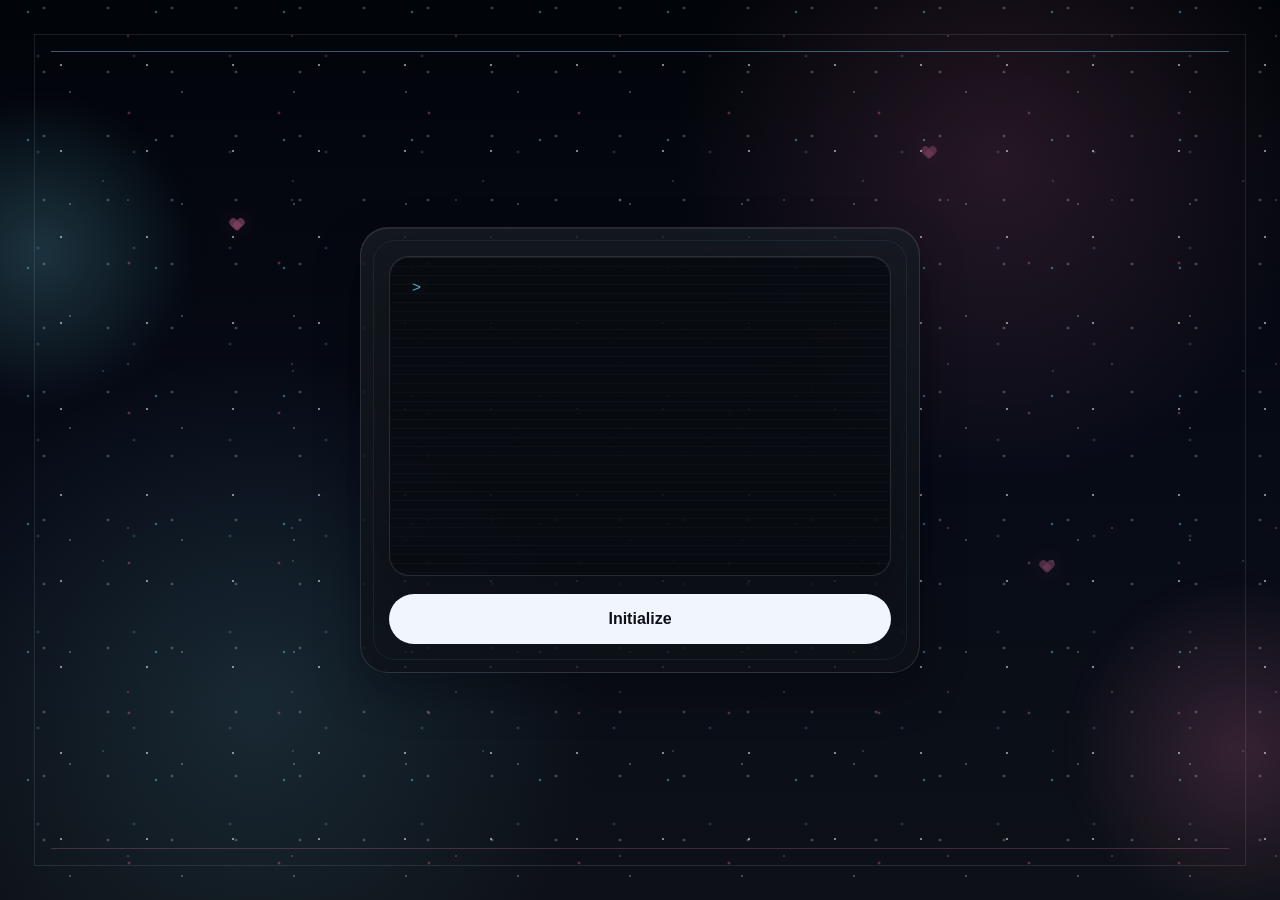
<file: frontend/index.html>
<!doctype html>
<html lang="en">
  <head>
    <meta charset="utf-8">
    <meta name="viewport" content="width=device-width, initial-scale=1, viewport-fit=cover">
    <meta name="theme-color" content="#070b16">
    <title>ForGF</title>
    <link rel="stylesheet" href="./styles.css?v=13">
  </head>
  <body>
    <main class="app" id="app">
      <section class="screen screen-intro is-active" id="intro-screen" aria-label="Initialization terminal">
        <div class="ambient-frame" aria-hidden="true"></div>
        <div class="intro-halo intro-halo-left" aria-hidden="true"></div>
        <div class="intro-halo intro-halo-right" aria-hidden="true"></div>
        <div class="star-field intro-stars" aria-hidden="true">
          <span class="star-layer star-layer-a"></span>
          <span class="star-layer star-layer-b"></span>
          <span class="falling-star falling-star-a"></span>
          <span class="falling-star falling-star-b"></span>
          <span class="falling-star falling-star-c"></span>
          <span class="falling-star falling-star-d"></span>
          <span class="falling-star falling-star-e"></span>
          <span class="falling-star falling-star-f"></span>
          <span class="love-star love-star-a"></span>
          <span class="love-star love-star-b"></span>
          <span class="love-star love-star-c"></span>
        </div>
        <div class="intro-stage">
          <article class="intro-note">
            <div class="terminal-panel" id="terminal-panel" aria-live="polite"></div>
            <div class="intro-actions">
              <button class="primary-action" id="start-button" type="button">
                Initialize
              </button>
            </div>
          </article>
        </div>
      </section>
    </main>

    <script src="./app.js?v=13" defer></script>
  </body>
</html>
</file>
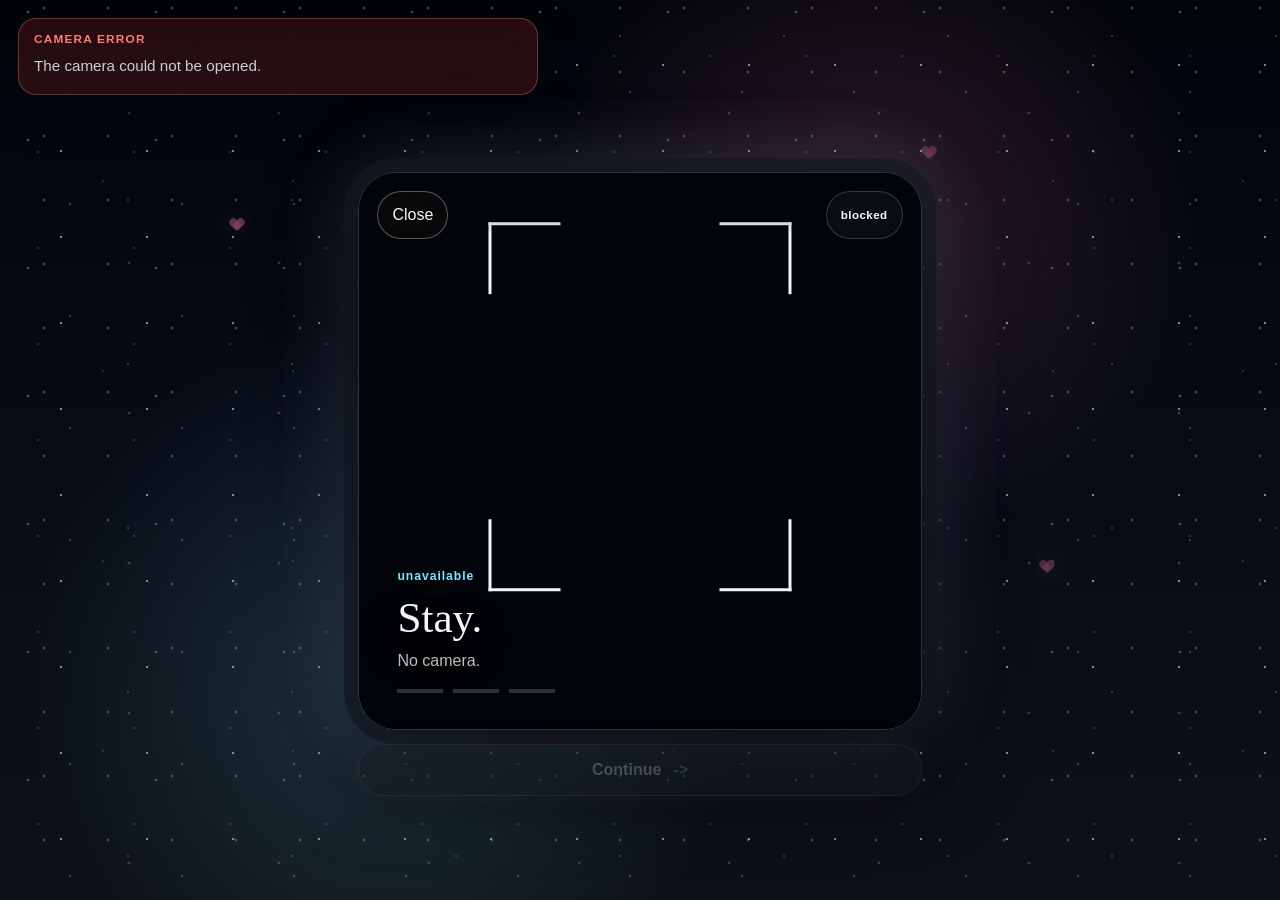
<file: frontend/camera.html>
<!doctype html>
<html lang="en">
  <head>
    <meta charset="utf-8">
    <meta name="viewport" content="width=device-width, initial-scale=1, viewport-fit=cover">
    <meta name="theme-color" content="#070b16">
    <title>ForGF | Camera</title>
    <link rel="stylesheet" href="./styles.css?v=24">
  </head>
  <body class="camera-page">
    <main class="app camera-app" id="app">
      <aside class="status-dock" id="status-dock" aria-live="polite">
        <p class="status-dock-kicker" id="backend-state">Waiting for backend</p>
        <p class="status-dock-text" id="last-result">No verify result yet.</p>
        <span class="status-dock-progress" aria-hidden="true"></span>
      </aside>

      <section class="screen screen-camera is-active" id="camera-screen" aria-labelledby="camera-title">
        <div class="star-field" aria-hidden="true">
          <span class="star-layer star-layer-a"></span>
          <span class="star-layer star-layer-b"></span>
          <span class="falling-star falling-star-a"></span>
          <span class="falling-star falling-star-b"></span>
          <span class="falling-star falling-star-c"></span>
          <span class="falling-star falling-star-d"></span>
          <span class="falling-star falling-star-e"></span>
          <span class="falling-star falling-star-f"></span>
          <span class="love-star love-star-a"></span>
          <span class="love-star love-star-b"></span>
          <span class="love-star love-star-c"></span>
          <span class="comet comet-a"></span>
          <span class="comet comet-b"></span>
        </div>

        <div class="camera-shell">
          <div class="camera-stage" data-verification-state="idle">
            <video id="camera-video" class="camera-video" autoplay playsinline muted></video>
            <canvas id="capture-canvas" class="capture-canvas" aria-hidden="true"></canvas>
            <div id="face-hint-box" class="face-hint-box is-hidden" aria-hidden="true"></div>

            <div class="camera-vignette" aria-hidden="true"></div>
            <div class="success-wash" aria-hidden="true"></div>
            <div class="focus-frame" aria-hidden="true">
              <span class="corner corner-tl"></span>
              <span class="corner corner-tr"></span>
              <span class="corner corner-bl"></span>
              <span class="corner corner-br"></span>
            </div>

            <div class="camera-topline">
              <button class="ghost-action" id="stop-button" type="button">Close</button>
              <span class="status-chip" id="status-chip">Waiting</span>
            </div>

            <div class="camera-guidance">
              <p class="eyebrow" id="camera-kicker">...</p>
              <h2 id="camera-title">Stay.</h2>
              <p id="status-message"></p>
              <div class="stability" aria-label="Match stability">
                <span class="stability-dot" data-dot="1"></span>
                <span class="stability-dot" data-dot="2"></span>
                <span class="stability-dot" data-dot="3"></span>
              </div>
            </div>
          </div>

          <button class="primary-action camera-continue-action" id="continue-button" type="button" disabled>
            <span>Continue</span>
            <span class="action-mark" aria-hidden="true">-></span>
          </button>
        </div>
      </section>
    </main>

    <script src="./camera.js?v=22" defer></script>
  </body>
</html>
</file>
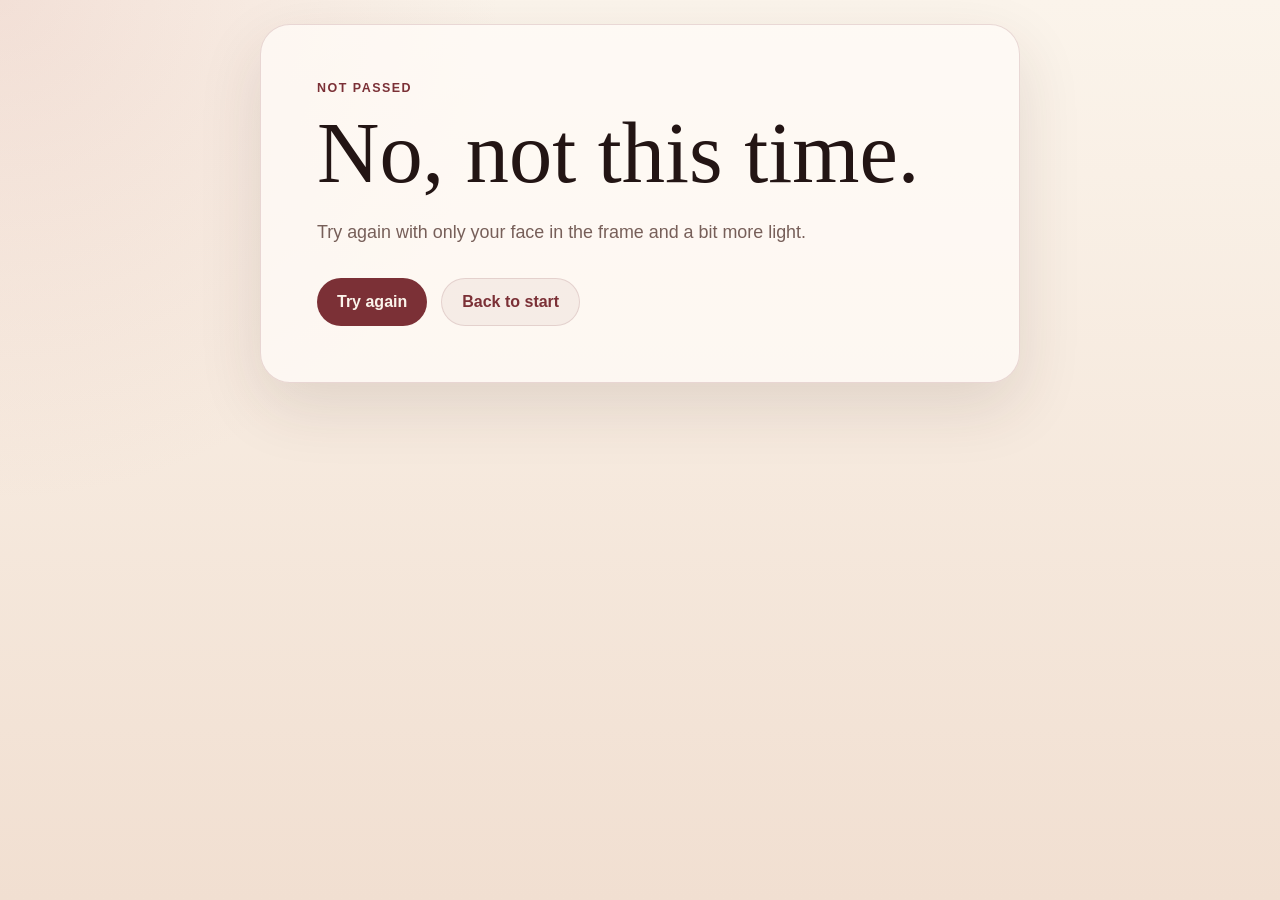
<file: frontend/failed.html>
<!doctype html>
<html lang="en">
  <head>
    <meta charset="utf-8">
    <meta name="viewport" content="width=device-width, initial-scale=1, viewport-fit=cover">
    <meta name="theme-color" content="#2a1715">
    <title>ForGF | Not Passed</title>
    <style>
      :root {
        color-scheme: light;
        --ivory: #fbf4eb;
        --linen: #f1dfd1;
        --rose: #d7a097;
        --wine: #7b3036;
        --ink: #231514;
        --muted: #775f59;
        --line: rgba(123, 48, 54, 0.16);
        --shadow: 0 24px 64px rgba(67, 38, 37, 0.12);
      }

      * { box-sizing: border-box; }
      html, body { min-height: 100%; }

      body {
        margin: 0;
        display: grid;
        place-items: center;
        padding: 24px;
        font-family: "Trebuchet MS", "Avenir Next", Verdana, sans-serif;
        color: var(--ink);
        background:
          radial-gradient(circle at top left, rgba(215, 160, 151, 0.24), transparent 32%),
          linear-gradient(180deg, var(--ivory) 0%, var(--linen) 100%);
      }

      .card {
        width: min(100%, 760px);
        padding: clamp(30px, 7vw, 56px);
        border-radius: 30px;
        border: 1px solid var(--line);
        background: rgba(255, 251, 247, 0.76);
        box-shadow: var(--shadow);
      }

      .eyebrow {
        margin: 0 0 16px;
        color: var(--wine);
        font-size: 0.78rem;
        font-weight: 700;
        letter-spacing: 0.12em;
        text-transform: uppercase;
      }

      h1 {
        margin: 0;
        font-family: Georgia, "Times New Roman", serif;
        font-size: clamp(2.6rem, 8vw, 5.4rem);
        line-height: 0.98;
        font-weight: 500;
      }

      .message {
        max-width: 560px;
        margin: 20px 0 0;
        color: var(--muted);
        font-size: clamp(1rem, 2vw, 1.12rem);
        line-height: 1.8;
      }

      .actions {
        display: flex;
        gap: 14px;
        flex-wrap: wrap;
        margin-top: 30px;
      }

      .button {
        min-height: 48px;
        padding: 14px 20px;
        border: 0;
        border-radius: 999px;
        cursor: pointer;
        font: inherit;
        font-weight: 700;
      }

      .button.primary {
        background: var(--wine);
        color: var(--ivory);
      }

      .button.ghost {
        background: rgba(123, 48, 54, 0.06);
        color: var(--wine);
        border: 1px solid rgba(123, 48, 54, 0.14);
      }
    </style>
  </head>
  <body>
    <main class="card">
      <p class="eyebrow">Not Passed</p>
      <h1>No, not this time.</h1>
      <p class="message" id="failed-message">Try again with only your face in the frame and a bit more light.</p>
      <div class="actions">
        <button class="button primary" id="retry-button" type="button">Try again</button>
        <button class="button ghost" id="back-button" type="button">Back to start</button>
      </div>
    </main>

    <script>
      const OUTCOME_STORAGE_KEY = "forgfLastOutcome";

      try {
        const raw = window.sessionStorage.getItem(OUTCOME_STORAGE_KEY);
        if (raw) {
          const payload = JSON.parse(raw);
          if (payload && payload.type === "blocked" && payload.message) {
            document.getElementById("failed-message").textContent = payload.message;
          }
        }
      } catch (_) {
        // Ignore storage errors quietly.
      }

      document.getElementById("retry-button").addEventListener("click", () => {
        window.location.href = "./index.html";
      });

      document.getElementById("back-button").addEventListener("click", () => {
        window.sessionStorage.removeItem(OUTCOME_STORAGE_KEY);
        window.location.href = "./index.html";
      });
    </script>
  </body>
</html>
</file>
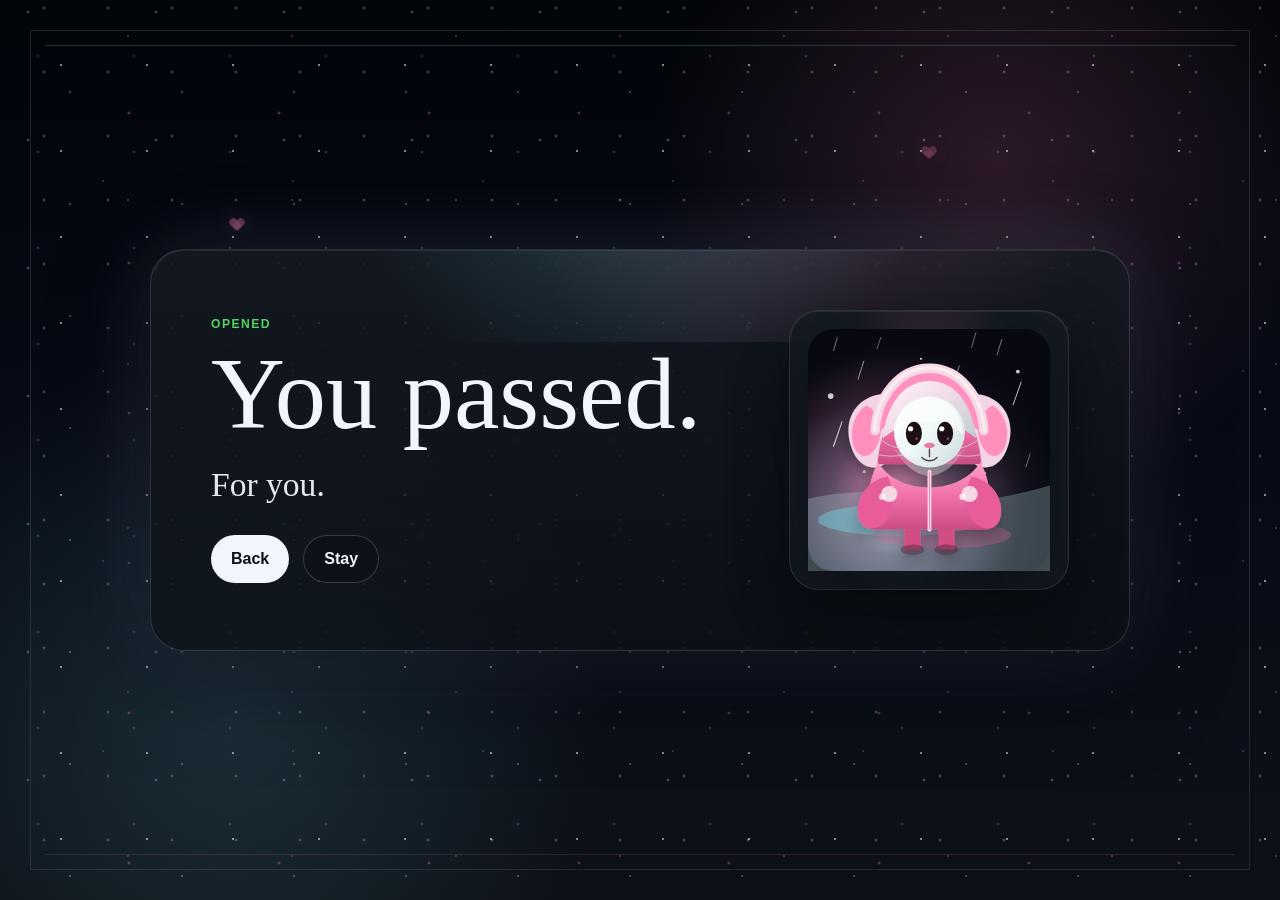
<file: frontend/wishes.html>
<!doctype html>
<html lang="en">
  <head>
    <meta charset="utf-8">
    <meta name="viewport" content="width=device-width, initial-scale=1, viewport-fit=cover">
    <meta name="theme-color" content="#070b16">
    <title>ForGF | Wishes</title>
    <style>
      :root {
        color-scheme: dark;
        --bg: #010409;
        --panel: rgba(13, 17, 23, 0.72);
        --panel-strong: rgba(22, 27, 34, 0.86);
        --line: rgba(139, 148, 158, 0.24);
        --text: #f0f6fc;
        --muted: #8b949e;
        --cyan: #7ee7ff;
        --pink: #ff7eb6;
        --green: #56d364;
        --shadow: 0 28px 90px rgba(1, 4, 9, 0.52);
        --serif: Georgia, "Times New Roman", serif;
        --sans: "Trebuchet MS", "Avenir Next", Verdana, sans-serif;
      }

      * {
        box-sizing: border-box;
      }

      html,
      body {
        min-height: 100%;
      }

      body {
        margin: 0;
        min-height: 100svh;
        display: grid;
        place-items: center;
        padding: clamp(18px, 4vw, 42px);
        overflow: hidden;
        font-family: var(--sans);
        color: var(--text);
        background:
          radial-gradient(circle at 18% 80%, rgba(126, 231, 255, 0.14), transparent 30%),
          radial-gradient(circle at 78% 18%, rgba(255, 126, 182, 0.16), transparent 28%),
          linear-gradient(180deg, #010409 0%, #070b16 52%, #0d1117 100%);
      }

      .star-field,
      .star-field::before,
      .star-field::after,
      .star-layer {
        position: fixed;
        inset: 0;
        pointer-events: none;
      }

      .star-field {
        overflow: hidden;
      }

      .star-field::before,
      .star-field::after,
      .star-layer {
        content: "";
        background-repeat: repeat;
      }

      .star-field::before {
        background-image:
          radial-gradient(circle, rgba(255, 255, 255, 0.86) 0 1px, transparent 1.6px),
          radial-gradient(circle, rgba(126, 231, 255, 0.58) 0 1px, transparent 1.7px),
          radial-gradient(circle, rgba(255, 126, 182, 0.44) 0 1px, transparent 1.6px);
        background-position: 18px 22px, 92px 76px, 46px 118px;
        background-size: 86px 86px, 128px 128px, 164px 164px;
        opacity: 0.6;
      }

      .star-field::after {
        background-image:
          radial-gradient(circle, rgba(255, 126, 182, 0.72) 0 1px, transparent 1.8px),
          radial-gradient(circle, rgba(255, 255, 255, 0.55) 0 1px, transparent 1.6px),
          radial-gradient(circle, rgba(126, 231, 255, 0.42) 0 1px, transparent 1.6px);
        background-position: 54px 38px, 126px 148px, 8px 86px;
        background-size: 150px 150px, 112px 112px, 190px 190px;
        opacity: 0.44;
        animation: star-drift 18s linear infinite;
      }

      .star-layer-a {
        background-image: radial-gradient(circle, rgba(255, 255, 255, 0.64) 0 1px, transparent 1.8px);
        background-size: 64px 64px;
        background-position: 12px 40px;
        opacity: 0.36;
        animation: sparkle-drift 11s ease-in-out infinite alternate;
      }

      .star-layer-b {
        background-image: radial-gradient(circle, rgba(126, 231, 255, 0.52) 0 1px, transparent 1.8px);
        background-size: 96px 96px;
        background-position: 86px 8px;
        opacity: 0.34;
        animation: sparkle-drift 15s ease-in-out infinite alternate-reverse;
      }

      .comet {
        position: fixed;
        width: 112px;
        height: 1px;
        border-radius: 999px;
        background: linear-gradient(90deg, transparent, rgba(255, 255, 255, 0.88), transparent);
        opacity: 0;
        transform: rotate(-28deg);
        pointer-events: none;
      }

      .comet-a {
        top: 18%;
        left: 12%;
        animation: comet-pass 7s ease-in-out infinite;
      }

      .comet-b {
        top: 42%;
        right: 8%;
        animation: comet-pass 9s ease-in-out 2s infinite;
      }

      .falling-star {
        position: fixed;
        top: -12vh;
        right: -8vw;
        width: 86px;
        height: 2px;
        border-radius: 999px;
        background:
          linear-gradient(90deg, transparent, rgba(126, 231, 255, 0.72), rgba(255, 255, 255, 0.96));
        box-shadow:
          0 0 16px rgba(126, 231, 255, 0.5),
          0 0 26px rgba(255, 126, 182, 0.22);
        opacity: 0;
        transform: rotate(-34deg);
        animation: falling-star-pass 24s linear infinite;
        animation-delay: -7s;
        pointer-events: none;
      }

      .falling-star::after {
        content: "";
        position: absolute;
        right: 0;
        top: 50%;
        width: 5px;
        height: 5px;
        border-radius: 50%;
        background: #f0f6fc;
        transform: translateY(-50%);
        box-shadow: 0 0 14px rgba(240, 246, 252, 0.72);
      }

      .falling-star-b {
        width: 64px;
        animation-delay: -2s;
        animation-duration: 29s;
      }

      .falling-star-c {
        width: 104px;
        animation-delay: 4s;
        animation-duration: 34s;
      }

      .falling-star-d {
        top: -18vh;
        right: 18vw;
        width: 72px;
        animation-delay: 9s;
        animation-duration: 31s;
      }

      .falling-star-e {
        top: 2vh;
        right: -16vw;
        width: 52px;
        animation-delay: 13s;
        animation-duration: 37s;
      }

      .falling-star-f {
        top: -24vh;
        right: 38vw;
        width: 92px;
        animation-delay: 17s;
        animation-duration: 41s;
      }

      .love-star {
        position: fixed;
        width: 14px;
        height: 14px;
        opacity: 0.52;
        filter: drop-shadow(0 0 12px rgba(255, 126, 182, 0.48));
        animation: love-float 9s ease-in-out infinite alternate;
        pointer-events: none;
      }

      .love-star::before,
      .love-star::after {
        content: "";
        position: absolute;
        width: 8px;
        height: 12px;
        border-radius: 999px 999px 0 0;
        background: rgba(255, 126, 182, 0.68);
        transform-origin: 50% 100%;
      }

      .love-star::before {
        left: 5px;
        transform: rotate(-45deg);
      }

      .love-star::after {
        left: 1px;
        transform: rotate(45deg);
      }

      .love-star-a {
        left: 18%;
        top: 24%;
      }

      .love-star-b {
        right: 18%;
        top: 62%;
        width: 10px;
        height: 10px;
        opacity: 0.4;
        animation-delay: 2s;
      }

      .love-star-c {
        left: 72%;
        top: 16%;
        width: 12px;
        height: 12px;
        opacity: 0.36;
        animation-delay: 4s;
      }

      .frame {
        position: fixed;
        inset: clamp(14px, 3vw, 30px);
        border: 1px solid rgba(139, 148, 158, 0.18);
        pointer-events: none;
      }

      .frame::before {
        content: "";
        position: absolute;
        inset: 14px;
        border-top: 1px solid rgba(126, 231, 255, 0.2);
        border-bottom: 1px solid rgba(255, 126, 182, 0.14);
      }

      .card {
        position: relative;
        z-index: 1;
        width: min(100%, 980px);
        display: grid;
        grid-template-columns: minmax(0, 1fr) minmax(180px, 280px);
        gap: clamp(22px, 5vw, 54px);
        align-items: center;
        padding: clamp(28px, 6vw, 60px);
        border: 1px solid var(--line);
        border-radius: 34px;
        background:
          linear-gradient(180deg, rgba(22, 27, 34, 0.86), rgba(13, 17, 23, 0.72));
        box-shadow:
          var(--shadow),
          0 0 86px rgba(126, 231, 255, 0.12),
          0 0 108px rgba(255, 126, 182, 0.08),
          inset 0 1px 0 rgba(255, 255, 255, 0.08);
        overflow: hidden;
        animation: card-open 760ms cubic-bezier(0.18, 0.84, 0.3, 1) both;
      }

      .card::before {
        content: "";
        position: absolute;
        inset: -35% -20% auto;
        height: 58%;
        background:
          radial-gradient(circle at 50% 0%, rgba(126, 231, 255, 0.22), transparent 42%),
          radial-gradient(circle at 62% 12%, rgba(255, 126, 182, 0.16), transparent 34%);
        pointer-events: none;
      }

      .copy,
      .character-card {
        position: relative;
        z-index: 1;
      }

      .eyebrow {
        margin: 0 0 16px;
        color: var(--green);
        font-size: 0.76rem;
        font-weight: 800;
        letter-spacing: 0.12em;
        text-transform: uppercase;
      }

      h1 {
        margin: 0;
        max-width: 720px;
        font-family: var(--serif);
        font-size: clamp(2.9rem, 8vw, 6.8rem);
        line-height: 0.92;
        font-weight: 500;
      }

      .name {
        margin: 24px 0 0;
        font-family: var(--serif);
        font-size: clamp(1.35rem, 3.2vw, 2.1rem);
        line-height: 1.18;
        color: rgba(240, 246, 252, 0.94);
      }

      .message {
        max-width: 620px;
        margin: 18px 0 0;
        color: #c9d1d9;
        font-size: clamp(1rem, 2vw, 1.15rem);
        line-height: 1.75;
      }

      .actions {
        display: flex;
        gap: 14px;
        flex-wrap: wrap;
        margin-top: 30px;
      }

      .button {
        min-height: 48px;
        padding: 14px 20px;
        border-radius: 999px;
        cursor: pointer;
        font: inherit;
        font-weight: 800;
        transition: transform 160ms ease, border-color 160ms ease, background-color 160ms ease;
      }

      .button:hover {
        transform: translateY(-2px);
      }

      .button.primary {
        border: 0;
        background: #f0f6fc;
        color: #0d1117;
      }

      .button.ghost {
        border: 1px solid rgba(139, 148, 158, 0.32);
        background: rgba(13, 17, 23, 0.56);
        color: var(--text);
      }

      .character-card {
        justify-self: center;
        width: min(100%, 280px);
        padding: 18px;
        border: 1px solid rgba(139, 148, 158, 0.22);
        border-radius: 30px;
        background:
          radial-gradient(circle at 50% 18%, rgba(255, 126, 182, 0.18), transparent 32%),
          radial-gradient(circle at 42% 70%, rgba(126, 231, 255, 0.16), transparent 36%),
          var(--panel-strong);
        box-shadow:
          0 20px 60px rgba(1, 4, 9, 0.4),
          inset 0 1px 0 rgba(255, 255, 255, 0.08);
      }

      .character-card img {
        display: block;
        width: 100%;
        height: auto;
        filter: drop-shadow(0 22px 34px rgba(1, 4, 9, 0.42));
        animation: float-soft 4200ms ease-in-out infinite;
      }

      .caption {
        margin: 12px 0 0;
        color: var(--muted);
        font-size: 0.9rem;
        line-height: 1.5;
        text-align: center;
      }

      @media (max-width: 720px) {
        body {
          overflow: auto;
        }

        .card {
          grid-template-columns: 1fr;
          padding: 28px 22px;
        }

        .character-card {
          width: min(78vw, 240px);
          order: -1;
        }

        .actions {
          flex-direction: column;
        }

        .button {
          width: 100%;
        }
      }

      @keyframes card-open {
        from {
          opacity: 0;
          transform: translateY(18px) scale(0.98);
        }
        to {
          opacity: 1;
          transform: translateY(0) scale(1);
        }
      }

      @keyframes float-soft {
        0%,
        100% {
          transform: translateY(0);
        }
        50% {
          transform: translateY(-10px);
        }
      }

      @keyframes star-drift {
        from {
          transform: translate3d(0, 0, 0);
        }
        to {
          transform: translate3d(-24px, 18px, 0);
        }
      }

      @keyframes sparkle-drift {
        from {
          transform: translateY(0);
          opacity: 0.18;
        }
        to {
          transform: translateY(16px);
          opacity: 0.42;
        }
      }

      @keyframes comet-pass {
        0%,
        62% {
          opacity: 0;
          transform: translate3d(0, 0, 0) rotate(-28deg);
        }
        68% {
          opacity: 0.85;
        }
        78%,
        100% {
          opacity: 0;
          transform: translate3d(130px, 72px, 0) rotate(-28deg);
        }
      }

      @keyframes falling-star-pass {
        0%,
        22% {
          opacity: 0;
          transform: translate3d(0, 0, 0) rotate(-34deg);
        }
        28% {
          opacity: 0.86;
        }
        56% {
          opacity: 0.7;
        }
        78%,
        100% {
          opacity: 0;
          transform: translate3d(-124vw, 104vh, 0) rotate(-34deg);
        }
      }

      @keyframes love-float {
        from {
          transform: translate3d(0, 0, 0) rotate(-4deg) scale(0.9);
        }
        to {
          transform: translate3d(8px, -14px, 0) rotate(6deg) scale(1.08);
        }
      }

      @media (prefers-reduced-motion: reduce) {
        *,
        *::before,
        *::after {
          scroll-behavior: auto !important;
          transition-duration: 1ms !important;
          animation-duration: 1ms !important;
        }
      }
    </style>
  </head>
  <body>
    <div class="star-field" aria-hidden="true">
      <span class="star-layer star-layer-a"></span>
      <span class="star-layer star-layer-b"></span>
      <span class="falling-star falling-star-a"></span>
      <span class="falling-star falling-star-b"></span>
      <span class="falling-star falling-star-c"></span>
      <span class="falling-star falling-star-d"></span>
      <span class="falling-star falling-star-e"></span>
      <span class="falling-star falling-star-f"></span>
      <span class="love-star love-star-a"></span>
      <span class="love-star love-star-b"></span>
      <span class="love-star love-star-c"></span>
      <span class="comet comet-a"></span>
      <span class="comet comet-b"></span>
    </div>
    <div class="frame" aria-hidden="true"></div>

    <main class="card">
      <section class="copy" aria-labelledby="wish-title">
        <p class="eyebrow">opened</p>
        <h1 id="wish-title">You passed.</h1>
        <p class="name" id="success-name">For you.</p>
        <div class="actions">
          <button class="button primary" id="back-button" type="button">Back</button>
          <button class="button ghost" id="stay-button" type="button">Stay</button>
        </div>
      </section>

      <aside class="character-card" aria-label="Night bunny">
        <img src="../data/bunny_character.svg" alt="Cute bunny in a pink winter hood">
      </aside>
    </main>

    <script>
      const OUTCOME_STORAGE_KEY = "forgfLastOutcome";

      function prettifyLabel(label) {
        if (!label) {
          return "Love";
        }

        return label
          .replace(/[_-]+/g, " ")
          .trim()
          .split(/\s+/)
          .filter(Boolean)
          .map((part) => part.charAt(0).toUpperCase() + part.slice(1))
          .join(" ");
      }

      try {
        const raw = window.sessionStorage.getItem(OUTCOME_STORAGE_KEY);
        if (raw) {
          const payload = JSON.parse(raw);
          if (payload && payload.type === "success") {
            document.getElementById("success-name").textContent =
              `${prettifyLabel(payload.label)}.`;
          }
        }
      } catch (_) {
        // Ignore storage errors quietly.
      }

      document.getElementById("back-button").addEventListener("click", () => {
        window.sessionStorage.removeItem(OUTCOME_STORAGE_KEY);
        window.location.href = "./index.html";
      });

      document.getElementById("stay-button").addEventListener("click", () => {
        window.scrollTo({ top: 0, behavior: "smooth" });
      });
    </script>
  </body>
</html>
</file>
<file: frontend/styles.css>
:root {
  color-scheme: dark;
  --ivory: #f6f8fa;
  --linen: #d0d7de;
  --rose: #ff7eb6;
  --wine: #ff7eb6;
  --oxblood: #7c2d55;
  --espresso: #0d1117;
  --ink: #f0f6fc;
  --muted: #8b949e;
  --gold: #f2cc60;
  --moss: #56d364;
  --danger: #ff7b72;
  --cyan: #7ee7ff;
  --glass: rgba(22, 27, 34, 0.7);
  --line: rgba(139, 148, 158, 0.24);
  --shadow: 0 28px 90px rgba(1, 4, 9, 0.5);
  --camera-radius: 30px;
  --serif: Georgia, "Times New Roman", serif;
  --sans: "Trebuchet MS", "Avenir Next", Verdana, sans-serif;
}

* {
  box-sizing: border-box;
}

html,
body {
  min-height: 100%;
}

body {
  margin: 0;
  overflow: hidden;
  font-family: var(--sans);
  background:
    radial-gradient(circle at 22% 82%, rgba(126, 231, 255, 0.12), transparent 30%),
    radial-gradient(circle at 78% 18%, rgba(255, 126, 182, 0.12), transparent 28%),
    linear-gradient(180deg, #010409 0%, #070b16 48%, #0d1117 100%);
  color: var(--ink);
}

body.camera-page {
  overflow: auto;
}

button {
  font: inherit;
}

.app {
  min-height: 100svh;
  position: relative;
  isolation: isolate;
}

.status-dock {
  position: fixed;
  left: 18px;
  right: 18px;
  bottom: 18px;
  z-index: 4;
  width: min(100%, 520px);
  padding: 13px 15px 16px;
  border: 1px solid rgba(139, 148, 158, 0.22);
  border-radius: 18px;
  background: rgba(13, 17, 23, 0.78);
  backdrop-filter: blur(18px);
  box-shadow: 0 18px 44px rgba(1, 4, 9, 0.36);
  opacity: 0;
  pointer-events: none;
  transform: translateY(-10px);
  transition: opacity 240ms ease, transform 240ms ease;
}

.status-dock.is-visible {
  opacity: 1;
  transform: translateY(0);
}

.status-dock[data-tone="success"] {
  border-color: rgba(86, 211, 100, 0.34);
  background: rgba(13, 35, 22, 0.78);
}

.status-dock[data-tone="failure"] {
  border-color: rgba(255, 123, 114, 0.34);
  background: rgba(48, 16, 20, 0.8);
}

.status-dock-progress {
  position: absolute;
  left: 14px;
  right: 14px;
  bottom: 8px;
  height: 2px;
  border-radius: 999px;
  background: rgba(126, 231, 255, 0.38);
  transform-origin: left center;
  animation: toast-progress 3000ms linear forwards;
}

.status-dock[data-tone="success"] .status-dock-progress {
  background: rgba(86, 211, 100, 0.62);
}

.status-dock[data-tone="failure"] .status-dock-progress {
  background: rgba(255, 123, 114, 0.62);
}

.status-dock-kicker,
.status-dock-text {
  margin: 0;
}

.status-dock-kicker {
  color: var(--cyan);
  font-size: 0.74rem;
  font-weight: 800;
  letter-spacing: 0.1em;
  text-transform: uppercase;
}

.status-dock[data-tone="success"] .status-dock-kicker {
  color: #56d364;
}

.status-dock[data-tone="failure"] .status-dock-kicker {
  color: #ff7b72;
}

.status-dock-text {
  margin-top: 8px;
  color: #c9d1d9;
  font-size: 0.95rem;
  line-height: 1.55;
}

.screen {
  position: absolute;
  inset: 0;
  display: grid;
  opacity: 0;
  pointer-events: none;
  transform: translateY(12px);
  transition: opacity 420ms ease, transform 420ms ease;
}

.screen.is-active {
  opacity: 1;
  pointer-events: auto;
  transform: translateY(0);
}

.screen-intro {
  place-items: center;
  padding: clamp(28px, 5vw, 64px);
  overflow: hidden;
  background:
    radial-gradient(circle at 20% 78%, rgba(126, 231, 255, 0.12), transparent 28%),
    radial-gradient(circle at 78% 18%, rgba(255, 126, 182, 0.14), transparent 26%),
    linear-gradient(180deg, #010409 0%, #070b16 52%, #0d1117 100%);
}

.ambient-frame {
  position: absolute;
  inset: clamp(16px, 3vw, 34px);
  border: 1px solid rgba(139, 148, 158, 0.18);
  pointer-events: none;
}

.ambient-frame::before,
.ambient-frame::after {
  content: "";
  position: absolute;
  inset: 16px;
  border-top: 1px solid rgba(126, 231, 255, 0.22);
  border-bottom: 1px solid rgba(255, 126, 182, 0.12);
}

.intro-halo {
  position: absolute;
  border-radius: 50%;
  filter: blur(10px);
  pointer-events: none;
}

.intro-halo-left {
  left: -120px;
  top: 10%;
  width: 320px;
  height: 320px;
  background: radial-gradient(circle, rgba(126, 231, 255, 0.2), transparent 70%);
}

.intro-halo-right {
  right: -140px;
  bottom: -30px;
  width: 360px;
  height: 360px;
  background: radial-gradient(circle, rgba(255, 126, 182, 0.18), transparent 68%);
}

.intro-stage {
  position: relative;
  z-index: 1;
  width: min(620px, 100%);
  min-height: min(70svh, 620px);
  display: grid;
  grid-template-columns: 1fr;
  align-items: center;
  justify-items: center;
}

.intro-copy {
  max-width: 760px;
  padding-top: clamp(12px, 5vh, 56px);
}

.eyebrow {
  margin: 0 0 14px;
  color: var(--cyan);
  font-size: 0.76rem;
  font-weight: 700;
  letter-spacing: 0.08em;
  text-transform: lowercase;
}

h1,
h2 {
  margin: 0;
  font-family: var(--serif);
  font-weight: 500;
  letter-spacing: 0;
}

h1 {
  max-width: 820px;
  font-size: clamp(3.2rem, 11vw, 8rem);
  line-height: 0.92;
}

.lead {
  max-width: 520px;
  margin: 28px 0 0;
  color: #8b949e;
  font-size: clamp(1rem, 2.5vw, 1.28rem);
  line-height: 1.65;
}

.intro-note {
  position: relative;
  width: min(100%, 560px);
  padding: clamp(18px, 4vw, 28px);
  border: 1px solid rgba(139, 148, 158, 0.22);
  border-radius: 28px;
  background:
    linear-gradient(180deg, rgba(22, 27, 34, 0.86), rgba(13, 17, 23, 0.78));
  box-shadow:
    0 18px 44px rgba(1, 4, 9, 0.38),
    inset 0 1px 0 rgba(255, 255, 255, 0.08);
}

.intro-note::before {
  content: "";
  position: absolute;
  inset: 12px;
  border-radius: 22px;
  border: 1px solid rgba(126, 231, 255, 0.08);
}

.note-kicker {
  position: relative;
  margin: 0 0 18px;
  color: var(--rose);
  font-size: 0.72rem;
  font-weight: 700;
  letter-spacing: 0.1em;
  text-transform: uppercase;
}

.note-line {
  position: relative;
  margin: 0;
  font-family: var(--serif);
  font-size: clamp(1.3rem, 2.8vw, 1.7rem);
  line-height: 1.12;
  color: #f0f6fc;
}

.note-line + .note-line {
  margin-top: 10px;
}

.terminal-panel {
  position: relative;
  display: grid;
  align-content: start;
  gap: 8px;
  width: 100%;
  min-height: clamp(218px, 38svh, 320px);
  padding: clamp(16px, 3vw, 22px);
  border: 1px solid rgba(139, 148, 158, 0.24);
  border-radius: 20px;
  background:
    linear-gradient(180deg, rgba(1, 4, 9, 0.62), rgba(1, 4, 9, 0.44));
  box-shadow:
    inset 0 1px 0 rgba(255, 255, 255, 0.06),
    0 18px 42px rgba(1, 4, 9, 0.22);
  overflow: hidden;
}

.terminal-panel:empty::after {
  content: ">";
  position: relative;
  color: rgba(126, 231, 255, 0.72);
  font-family: "Courier New", Courier, monospace;
  font-size: 0.95rem;
  text-shadow: 0 0 16px rgba(126, 231, 255, 0.34);
  animation: cursor-pulse 1400ms ease-in-out infinite;
}

.terminal-panel::before {
  content: "";
  position: absolute;
  inset: 0;
  background:
    repeating-linear-gradient(
      180deg,
      rgba(255, 255, 255, 0.025) 0,
      rgba(255, 255, 255, 0.025) 1px,
      transparent 1px,
      transparent 9px
    );
  pointer-events: none;
}

.terminal-line {
  position: relative;
  margin: 0;
  color: #c9d1d9;
  font-family: "Courier New", Courier, monospace;
  font-size: clamp(0.82rem, 2.4vw, 0.95rem);
  line-height: 1.45;
  letter-spacing: -0.02em;
  opacity: 0;
  transform: translateY(5px);
  animation: terminal-line-in 260ms ease forwards;
}

.terminal-line::after {
  content: "";
  display: inline-block;
  width: 7px;
  height: 1em;
  margin-left: 4px;
  border-radius: 1px;
  background: var(--cyan);
  vertical-align: -0.14em;
  box-shadow: 0 0 12px rgba(126, 231, 255, 0.44);
  animation: cursor-blink 900ms steps(2, jump-none) infinite;
}

.terminal-line:not(:last-child)::after {
  display: none;
}

.terminal-line.is-muted {
  color: rgba(139, 148, 158, 0.86);
  opacity: 1;
  transform: none;
  animation: none;
}

.intro-actions {
  position: relative;
  display: flex;
  margin-top: 18px;
  align-items: stretch;
  flex-direction: column;
  gap: 14px;
}

.primary-action,
.secondary-action,
.ghost-action {
  border: 0;
  cursor: pointer;
  min-height: 48px;
  transition: transform 160ms ease, background-color 160ms ease, color 160ms ease, border-color 160ms ease;
}

.primary-action {
  display: inline-flex;
  align-items: center;
  justify-content: center;
  width: 100%;
  gap: 12px;
  padding: 16px 24px;
  background: #f0f6fc;
  color: #0d1117;
  font-weight: 800;
  letter-spacing: 0;
  border-radius: 999px;
}

.primary-action:disabled {
  cursor: wait;
  opacity: 0.72;
  transform: none;
}

.primary-action:hover,
.secondary-action:hover,
.ghost-action:hover {
  transform: translateY(-2px);
}

.action-mark {
  color: #0969da;
  font-weight: 900;
}

.secondary-action {
  padding: 14px 20px;
  background: var(--oxblood);
  color: var(--ivory);
  font-size: 0.78rem;
  font-weight: 800;
  letter-spacing: 0;
  border-radius: 999px;
}

.ghost-action {
  padding: 10px 14px;
  border: 1px solid rgba(248, 241, 230, 0.34);
  background: rgba(21, 15, 13, 0.44);
  color: var(--ivory);
  backdrop-filter: blur(16px);
  border-radius: 999px;
}

.fine-print {
  max-width: 280px;
  margin: 0;
  color: #8b949e;
  font-size: 0.92rem;
  line-height: 1.5;
  text-align: left;
}

.screen-camera {
  place-items: center;
  overflow: hidden;
  padding: 92px 18px 28px;
  background:
    radial-gradient(circle at 30% 76%, rgba(126, 231, 255, 0.16), transparent 32%),
    radial-gradient(circle at 68% 24%, rgba(255, 126, 182, 0.16), transparent 30%),
    linear-gradient(180deg, #010409 0%, #070b16 48%, #0d1117 100%);
}

.camera-page .screen-camera {
  position: relative;
  min-height: 100svh;
}

.camera-app .status-dock {
  top: 18px;
  bottom: auto;
}

.camera-shell {
  position: relative;
  z-index: 1;
  display: grid;
  justify-items: center;
  gap: 14px;
}

.botanical-field,
.star-field {
  position: absolute;
  inset: 0;
  overflow: hidden;
  pointer-events: none;
}

.star-field::before,
.star-field::after,
.star-layer {
  content: "";
  position: absolute;
  inset: 0;
  background-repeat: repeat;
}

.star-field::before {
  background-image:
    radial-gradient(circle, rgba(255, 255, 255, 0.86) 0 1px, transparent 1.6px),
    radial-gradient(circle, rgba(126, 231, 255, 0.62) 0 1px, transparent 1.7px),
    radial-gradient(circle, rgba(255, 126, 182, 0.44) 0 1px, transparent 1.6px);
  background-position: 18px 22px, 92px 76px, 46px 118px;
  background-size: 86px 86px, 128px 128px, 164px 164px;
  opacity: 0.58;
}

.star-field::after {
  background-image:
    radial-gradient(circle, rgba(255, 126, 182, 0.72) 0 1px, transparent 1.8px),
    radial-gradient(circle, rgba(255, 255, 255, 0.55) 0 1px, transparent 1.6px),
    radial-gradient(circle, rgba(126, 231, 255, 0.42) 0 1px, transparent 1.6px);
  background-position: 54px 38px, 126px 148px, 8px 86px;
  background-size: 150px 150px, 112px 112px, 190px 190px;
  opacity: 0.42;
  animation: star-drift 18s linear infinite;
}

.star-layer-a {
  background-image: radial-gradient(circle, rgba(255, 255, 255, 0.64) 0 1px, transparent 1.8px);
  background-size: 64px 64px;
  background-position: 12px 40px;
  opacity: 0.36;
  animation: sparkle-drift 11s ease-in-out infinite alternate;
}

.star-layer-b {
  background-image: radial-gradient(circle, rgba(126, 231, 255, 0.52) 0 1px, transparent 1.8px);
  background-size: 96px 96px;
  background-position: 86px 8px;
  opacity: 0.34;
  animation: sparkle-drift 15s ease-in-out infinite alternate-reverse;
}

.comet {
  position: absolute;
  width: 92px;
  height: 1px;
  border-radius: 999px;
  background: linear-gradient(90deg, transparent, rgba(255, 255, 255, 0.88), transparent);
  opacity: 0;
  transform: rotate(-28deg);
}

.comet-a {
  top: 18%;
  left: 14%;
  animation: comet-pass 7s ease-in-out infinite;
}

.comet-b {
  top: 38%;
  right: 8%;
  animation: comet-pass 9s ease-in-out 2s infinite;
}

.falling-star {
  position: absolute;
  top: -12vh;
  right: -8vw;
  width: 86px;
  height: 2px;
  border-radius: 999px;
  background:
    linear-gradient(90deg, transparent, rgba(126, 231, 255, 0.72), rgba(255, 255, 255, 0.96));
  box-shadow:
    0 0 16px rgba(126, 231, 255, 0.5),
    0 0 26px rgba(255, 126, 182, 0.22);
  opacity: 0;
  transform: rotate(-34deg);
  animation: falling-star-pass 24s linear infinite;
  animation-delay: -7s;
}

.falling-star::after {
  content: "";
  position: absolute;
  right: 0;
  top: 50%;
  width: 5px;
  height: 5px;
  border-radius: 50%;
  background: #f0f6fc;
  transform: translateY(-50%);
  box-shadow: 0 0 14px rgba(240, 246, 252, 0.72);
}

.falling-star-b {
  width: 64px;
  animation-delay: -2s;
  animation-duration: 29s;
  opacity: 0;
}

.falling-star-c {
  width: 104px;
  animation-delay: 4s;
  animation-duration: 34s;
  opacity: 0;
}

.falling-star-d {
  top: -18vh;
  right: 18vw;
  width: 72px;
  animation-delay: 9s;
  animation-duration: 31s;
  opacity: 0;
}

.falling-star-e {
  top: 2vh;
  right: -16vw;
  width: 52px;
  animation-delay: 13s;
  animation-duration: 37s;
  opacity: 0;
}

.falling-star-f {
  top: -24vh;
  right: 38vw;
  width: 92px;
  animation-delay: 17s;
  animation-duration: 41s;
  opacity: 0;
}

.love-star {
  position: absolute;
  width: 14px;
  height: 14px;
  opacity: 0.52;
  filter: drop-shadow(0 0 12px rgba(255, 126, 182, 0.48));
  animation: love-float 9s ease-in-out infinite alternate;
}

.love-star::before,
.love-star::after {
  content: "";
  position: absolute;
  width: 8px;
  height: 12px;
  border-radius: 999px 999px 0 0;
  background: rgba(255, 126, 182, 0.68);
  transform-origin: 50% 100%;
}

.love-star::before {
  left: 5px;
  transform: rotate(-45deg);
}

.love-star::after {
  left: 1px;
  transform: rotate(45deg);
}

.love-star-a {
  left: 18%;
  top: 24%;
}

.love-star-b {
  right: 18%;
  top: 62%;
  width: 10px;
  height: 10px;
  opacity: 0.4;
  animation-delay: 2s;
}

.love-star-c {
  left: 72%;
  top: 16%;
  width: 12px;
  height: 12px;
  opacity: 0.36;
  animation-delay: 4s;
}

.sprig {
  position: absolute;
  opacity: 0.76;
  filter: drop-shadow(0 18px 34px rgba(36, 24, 24, 0.12));
  transform-origin: bottom center;
  animation: sprig-grow 1300ms cubic-bezier(0.18, 0.84, 0.3, 1) both;
}

.sprig-left {
  left: -76px;
  bottom: -18px;
  width: 190px;
}

.sprig-right {
  right: -86px;
  top: 4px;
  width: 210px;
}

.sprig-bottom {
  left: 50%;
  bottom: -42px;
  width: 650px;
  transform: translateX(-50%);
  opacity: 0.46;
  animation-name: sprig-grow-bottom;
}

.vine {
  fill: none;
  stroke: rgba(93, 121, 92, 0.7);
  stroke-width: 7;
  stroke-linecap: round;
}

.leaf {
  fill: rgba(93, 121, 92, 0.58);
  stroke: rgba(36, 24, 24, 0.08);
  stroke-width: 2;
  transform-origin: center;
  animation: leaf-open 900ms ease-out both;
  animation-delay: 520ms;
}

.leaf-b,
.leaf-d {
  fill: rgba(76, 104, 76, 0.52);
}

.flower {
  fill: rgba(201, 139, 131, 0.58);
  stroke: rgba(125, 47, 47, 0.18);
  stroke-width: 2;
  transform-origin: center;
  animation: flower-bloom 760ms ease-out both;
  animation-delay: 860ms;
}

.camera-stage {
  position: relative;
  width: min(92vw, 430px);
  height: min(64svh, 540px);
  min-height: 390px;
  overflow: hidden;
  background: #010409;
  border: 1px solid rgba(139, 148, 158, 0.34);
  border-radius: var(--camera-radius);
  box-shadow:
    0 28px 80px rgba(1, 4, 9, 0.56),
    0 0 0 8px rgba(22, 27, 34, 0.72),
    0 0 70px rgba(126, 231, 255, 0.14),
    0 0 90px rgba(255, 126, 182, 0.1),
    inset 0 0 0 1px rgba(255, 255, 255, 0.08);
  z-index: 1;
}

.camera-stage::before,
.camera-stage::after {
  content: "";
  position: absolute;
  left: 0;
  right: 0;
  z-index: 2;
  height: 11%;
  pointer-events: none;
}

.camera-stage::before {
  top: 0;
  background: linear-gradient(180deg, rgba(1, 4, 9, 0.68), transparent);
}

.camera-stage::after {
  bottom: 0;
  background: linear-gradient(0deg, rgba(1, 4, 9, 0.82), transparent);
}

.camera-video,
.capture-canvas {
  position: absolute;
  inset: 0;
  width: 100%;
  height: 100%;
}

.camera-video {
  object-fit: cover;
  transform: scaleX(-1);
  border-radius: var(--camera-radius);
  filter: contrast(1.08) saturate(0.86) brightness(0.9);
}

.capture-canvas {
  display: none;
}

.face-hint-box {
  position: absolute;
  border: 2px solid rgba(248, 241, 230, 0.78);
  border-radius: 26px;
  box-shadow: 0 0 0 1px rgba(21, 15, 13, 0.18);
  background: rgba(248, 241, 230, 0.05);
  pointer-events: none;
  z-index: 1;
  transition:
    opacity 180ms ease,
    transform 220ms ease,
    border-color 220ms ease,
    box-shadow 220ms ease,
    background-color 220ms ease;
}

.face-hint-box.is-hidden {
  opacity: 0;
}

.camera-stage[data-face-guide="aligned"] .face-hint-box {
  border-color: rgba(197, 161, 92, 0.96);
  background: rgba(197, 161, 92, 0.09);
  box-shadow: 0 0 22px rgba(197, 161, 92, 0.18);
}

.camera-stage[data-face-guide="off_center"] .face-hint-box,
.camera-stage[data-face-guide="too_far"] .face-hint-box,
.camera-stage[data-face-guide="too_close"] .face-hint-box {
  border-color: rgba(248, 241, 230, 0.88);
  background: rgba(248, 241, 230, 0.06);
}

.camera-stage[data-face-guide="mismatch"] .face-hint-box,
.camera-stage[data-face-guide="multiple"] .face-hint-box {
  border-color: rgba(201, 139, 131, 0.96);
  background: rgba(201, 139, 131, 0.08);
}

.camera-vignette {
  position: absolute;
  inset: 0;
  background:
    linear-gradient(180deg, rgba(1, 4, 9, 0.62), transparent 24%, transparent 56%, rgba(1, 4, 9, 0.92)),
    radial-gradient(ellipse at center, transparent 35%, rgba(1, 4, 9, 0.62) 100%);
  pointer-events: none;
}

.success-wash {
  position: absolute;
  inset: 0;
  opacity: 0;
  background:
    radial-gradient(circle at 50% 34%, rgba(126, 231, 255, 0.34), transparent 34%),
    radial-gradient(circle at 64% 22%, rgba(255, 126, 182, 0.28), transparent 32%),
    linear-gradient(180deg, rgba(126, 231, 255, 0.12), rgba(255, 126, 182, 0.05));
  pointer-events: none;
  z-index: 1;
  transition: opacity 260ms ease;
}

.focus-frame {
  position: absolute;
  left: 50%;
  top: 41%;
  width: min(66%, 310px);
  aspect-ratio: 0.78;
  transform: translate(-50%, -50%);
  pointer-events: none;
}

.corner {
  position: absolute;
  width: 42px;
  height: 42px;
  border-color: rgba(126, 231, 255, 0.68);
  transition: border-color 220ms ease, filter 220ms ease, transform 220ms ease;
}

.corner-tl {
  top: 0;
  left: 0;
  border-top: 3px solid;
  border-left: 3px solid;
}

.corner-tr {
  top: 0;
  right: 0;
  border-top: 3px solid;
  border-right: 3px solid;
}

.corner-bl {
  bottom: 0;
  left: 0;
  border-bottom: 3px solid;
  border-left: 3px solid;
}

.corner-br {
  right: 0;
  bottom: 0;
  border-right: 3px solid;
  border-bottom: 3px solid;
}

.camera-stage[data-verification-state="match"] .corner {
  border-color: rgba(126, 231, 255, 0.95);
  filter: drop-shadow(0 0 18px rgba(126, 231, 255, 0.5));
  transform: scale(1.04);
}

.camera-stage[data-verification-state="revealed"] .corner {
  border-color: rgba(255, 126, 182, 0.98);
  filter: drop-shadow(0 0 28px rgba(255, 126, 182, 0.5));
  transform: scale(1.06);
}

.camera-stage[data-verification-state="revealed"] .success-wash {
  opacity: 1;
  animation: sky-open 850ms cubic-bezier(0.18, 0.84, 0.3, 1) both;
}

.camera-stage[data-sky-open="true"] {
  box-shadow:
    0 28px 86px rgba(1, 4, 9, 0.5),
    0 0 0 8px rgba(22, 27, 34, 0.72),
    0 0 86px rgba(126, 231, 255, 0.28),
    0 0 112px rgba(255, 126, 182, 0.18),
    inset 0 0 0 1px rgba(255, 255, 255, 0.1);
}

.camera-stage[data-verification-state="unknown"] .corner,
.camera-stage[data-verification-state="multiple_faces"] .corner {
  border-color: rgba(255, 123, 114, 0.86);
}

.camera-stage[data-verification-state="no_face"] .corner {
  border-color: rgba(139, 148, 158, 0.62);
}

.camera-topline {
  position: absolute;
  top: 18px;
  left: 18px;
  right: 18px;
  display: flex;
  justify-content: space-between;
  gap: 16px;
  z-index: 3;
}

.status-chip {
  display: inline-flex;
  align-items: center;
  min-height: 42px;
  padding: 10px 14px;
  border: 1px solid rgba(139, 148, 158, 0.34);
  background: rgba(13, 17, 23, 0.72);
  color: var(--ivory);
  backdrop-filter: blur(16px);
  font-size: 0.72rem;
  font-weight: 800;
  letter-spacing: 0.04em;
  text-transform: lowercase;
  border-radius: 999px;
}

.camera-guidance {
  position: absolute;
  left: 22px;
  right: 22px;
  bottom: 22px;
  z-index: 3;
  max-width: 660px;
  color: var(--ivory);
}

.camera-guidance h2 {
  font-size: 1.72rem;
  line-height: 0.98;
  text-shadow: 0 18px 48px rgba(0, 0, 0, 0.4);
}

.camera-guidance p:not(.eyebrow) {
  max-width: 520px;
  min-height: 26px;
  margin: 10px 0 0;
  color: rgba(248, 241, 230, 0.78);
  line-height: 1.55;
}

.stability {
  display: flex;
  gap: 10px;
  margin-top: 14px;
}

.stability-dot {
  width: 46px;
  height: 4px;
  background: rgba(139, 148, 158, 0.3);
  transition: background-color 180ms ease, transform 180ms ease;
}

.stability-dot.is-filled {
  background: var(--cyan);
  box-shadow: 0 0 16px rgba(126, 231, 255, 0.5);
  transform: scaleY(1.4);
}

.camera-continue-action {
  position: sticky;
  bottom: 16px;
  z-index: 3;
  width: min(92vw, 430px);
  justify-content: center;
  box-shadow: 0 16px 40px rgba(1, 4, 9, 0.34), 0 0 30px rgba(255, 126, 182, 0.12);
}

.camera-continue-action:disabled {
  cursor: not-allowed;
  opacity: 0.52;
  transform: none;
  background: rgba(22, 27, 34, 0.82);
  color: rgba(139, 148, 158, 0.82);
  border: 1px solid rgba(139, 148, 158, 0.2);
}

.camera-continue-action:disabled .action-mark {
  color: rgba(126, 231, 255, 0.35);
}

.screen-blocked,
.screen-wishes {
  place-items: center;
  padding: 24px;
}

.screen-blocked {
  background:
    linear-gradient(145deg, rgba(74, 23, 25, 0.16), transparent 48%),
    linear-gradient(180deg, var(--ivory), #e5c7c0);
}

.blocked-panel {
  width: min(100%, 620px);
  border-left: 1px solid var(--line);
  padding: clamp(28px, 6vw, 54px);
  background: rgba(255, 249, 239, 0.5);
  box-shadow: var(--shadow);
  border-radius: 18px;
}

.blocked-panel h2,
.wishes-letter h2 {
  font-size: clamp(2.4rem, 8vw, 5.6rem);
  line-height: 0.98;
}

.blocked-panel p:not(.eyebrow),
.wishes-letter p:not(.eyebrow) {
  color: var(--muted);
  font-size: clamp(1rem, 2vw, 1.18rem);
  line-height: 1.72;
}

.blocked-panel .secondary-action,
.wishes-letter .secondary-action {
  margin-top: 18px;
}

.screen-wishes {
  overflow: hidden;
  background:
    radial-gradient(circle at 50% 18%, rgba(211, 173, 116, 0.18), transparent 24%),
    linear-gradient(120deg, rgba(21, 15, 13, 0.9), rgba(74, 23, 25, 0.78)),
    linear-gradient(180deg, #271615, #100b0a);
  color: var(--ivory);
}

.wishes-backdrop {
  position: absolute;
  inset: 22px;
  border: 1px solid rgba(248, 241, 230, 0.16);
}

.wishes-backdrop::before {
  content: "";
  position: absolute;
  inset: 16px;
  border: 1px solid rgba(197, 161, 92, 0.24);
}

.wishes-letter {
  width: min(100%, 760px);
  z-index: 1;
}

.wishes-letter .eyebrow {
  color: var(--gold);
}

.success-mark {
  display: inline-flex;
  align-items: center;
  gap: 8px;
}

.success-mark::before {
  content: "";
  width: 28px;
  height: 1px;
  background: rgba(197, 161, 92, 0.42);
}

.success-name {
  margin-top: 18px;
  font-family: var(--serif);
  font-size: clamp(1.45rem, 3vw, 2rem);
  line-height: 1.2;
  color: rgba(248, 241, 230, 0.92);
}

.wishes-letter p:not(.eyebrow) {
  max-width: 620px;
  color: rgba(248, 241, 230, 0.76);
}

.wishes-letter .secondary-action {
  border: 1px solid rgba(248, 241, 230, 0.22);
  background: rgba(248, 241, 230, 0.08);
  color: var(--ivory);
}

/* iPad portrait and landscape */
@media (min-width: 641px) and (max-width: 1024px) {
  :root {
    --camera-radius: 36px;
  }

  .screen-camera {
    padding: 108px 42px 38px;
  }

  .camera-stage {
    width: min(68vw, 640px);
    height: min(64svh, 700px);
    min-height: 520px;
    box-shadow:
      0 30px 90px rgba(1, 4, 9, 0.56),
      0 0 0 12px rgba(22, 27, 34, 0.68),
      0 0 82px rgba(126, 231, 255, 0.16),
      0 0 96px rgba(255, 126, 182, 0.1);
  }

  .camera-continue-action {
    width: min(68vw, 640px);
  }

  .camera-guidance {
    left: 34px;
    bottom: 34px;
  }

  .camera-guidance h2 {
    font-size: 2.35rem;
  }

  .focus-frame {
    top: 42%;
    width: min(58%, 390px);
    aspect-ratio: 0.82;
  }

  .corner {
    width: 64px;
    height: 64px;
  }

  .sprig-left {
    left: -28px;
    bottom: -28px;
    width: 250px;
  }

  .sprig-right {
    right: -42px;
    top: -22px;
    width: 280px;
  }

  .sprig-bottom {
    bottom: -54px;
    width: 820px;
    opacity: 0.5;
  }
}

/* Desktop */
@media (min-width: 1025px) {
  :root {
    --camera-radius: 38px;
  }

  .screen-camera {
    padding: 110px 52px 42px;
  }

  .camera-stage {
    width: min(44vw, 720px);
    height: min(62svh, 620px);
    min-height: 520px;
    box-shadow:
      0 34px 96px rgba(1, 4, 9, 0.58),
      0 0 0 14px rgba(22, 27, 34, 0.68),
      0 0 92px rgba(126, 231, 255, 0.16),
      0 0 104px rgba(255, 126, 182, 0.1);
  }

  .camera-continue-action {
    width: min(44vw, 720px);
  }

  .camera-guidance {
    left: 38px;
    right: 38px;
    bottom: 36px;
  }

  .camera-guidance h2 {
    font-size: 2.7rem;
  }

  .focus-frame {
    top: 42%;
    width: min(54%, 420px);
    aspect-ratio: 0.82;
  }

  .corner {
    width: 72px;
    height: 72px;
  }

  .sprig-left {
    left: clamp(-20px, 2vw, 46px);
    bottom: -30px;
    width: min(25vw, 310px);
  }

  .sprig-right {
    right: clamp(-18px, 2vw, 50px);
    top: -24px;
    width: min(26vw, 330px);
  }

  .sprig-bottom {
    bottom: -56px;
    width: min(74vw, 980px);
    opacity: 0.5;
  }
}

/* iPhone 13 and similar phones */
@media (max-width: 640px) {
  :root {
    --camera-radius: 28px;
  }

  .screen-intro {
    padding: 24px;
  }

  .intro-stage {
    grid-template-columns: 1fr;
    align-items: center;
    min-height: calc(100svh - 48px);
  }

  .primary-action {
    justify-content: center;
    width: 100%;
  }

  .fine-print {
    text-align: left;
  }

  .blocked-panel {
    border-left: 0;
    border-top: 1px solid var(--line);
  }

  .screen-camera {
    padding: max(86px, env(safe-area-inset-top)) 18px max(24px, env(safe-area-inset-bottom));
  }

  .camera-stage {
    width: min(92vw, 430px);
    height: min(60svh, 520px);
    min-height: 380px;
    box-shadow:
      0 24px 70px rgba(1, 4, 9, 0.56),
      0 0 0 8px rgba(22, 27, 34, 0.68),
      0 0 68px rgba(126, 231, 255, 0.15),
      0 0 76px rgba(255, 126, 182, 0.1);
  }

  .sprig-left {
    left: -82px;
    bottom: -20px;
    width: 208px;
  }

  .sprig-right {
    right: -92px;
    top: 76px;
    width: 228px;
  }

  .sprig-bottom {
    width: 700px;
    bottom: -48px;
    opacity: 0.5;
  }
}

@media (min-width: 390px) and (max-width: 430px) and (max-height: 932px) {
  .camera-stage {
    width: 354px;
    height: 492px;
    min-height: 492px;
  }

  .camera-continue-action {
    width: 354px;
  }

  .focus-frame {
    top: 39%;
    width: 226px;
  }

  .sprig-left {
    left: -102px;
    bottom: -18px;
    width: 226px;
  }

  .sprig-right {
    right: -112px;
    top: 72px;
    width: 246px;
  }

  .sprig-bottom {
    bottom: -56px;
    width: 760px;
  }
}

@media (min-width: 641px) and (max-width: 900px) {
  .intro-stage {
    grid-template-columns: 1fr;
    align-items: center;
    width: min(620px, 72vw);
  }

  .intro-note {
    max-width: 620px;
  }
}

@keyframes toast-progress {
  from {
    transform: scaleX(1);
  }
  to {
    transform: scaleX(0);
  }
}

@keyframes terminal-line-in {
  from {
    opacity: 0;
    transform: translateY(5px);
  }
  to {
    opacity: 1;
    transform: translateY(0);
  }
}

@keyframes cursor-blink {
  0%,
  48% {
    opacity: 1;
  }
  49%,
  100% {
    opacity: 0;
  }
}

@keyframes cursor-pulse {
  0%,
  100% {
    opacity: 0.46;
  }
  50% {
    opacity: 1;
  }
}

@keyframes star-drift {
  from {
    transform: translate3d(0, 0, 0);
  }
  to {
    transform: translate3d(-24px, 18px, 0);
  }
}

@keyframes sparkle-drift {
  from {
    transform: translateY(0);
    opacity: 0.18;
  }
  to {
    transform: translateY(16px);
    opacity: 0.42;
  }
}

@keyframes comet-pass {
  0%,
  62% {
    opacity: 0;
    transform: translate3d(0, 0, 0) rotate(-28deg);
  }
  68% {
    opacity: 0.85;
  }
  78%,
  100% {
    opacity: 0;
    transform: translate3d(130px, 72px, 0) rotate(-28deg);
  }
}

@keyframes falling-star-pass {
  0%,
  22% {
    opacity: 0;
    transform: translate3d(0, 0, 0) rotate(-34deg);
  }
  28% {
    opacity: 0.86;
  }
  56% {
    opacity: 0.7;
  }
  78%,
  100% {
    opacity: 0;
    transform: translate3d(-124vw, 104vh, 0) rotate(-34deg);
  }
}

@keyframes love-float {
  from {
    transform: translate3d(0, 0, 0) rotate(-4deg) scale(0.9);
  }
  to {
    transform: translate3d(8px, -14px, 0) rotate(6deg) scale(1.08);
  }
}

@keyframes sky-open {
  0% {
    opacity: 0;
    transform: scale(0.98);
    filter: blur(8px);
  }
  42% {
    opacity: 1;
    transform: scale(1.02);
    filter: blur(0);
  }
  100% {
    opacity: 0.78;
    transform: scale(1);
    filter: blur(0);
  }
}

@keyframes sprig-grow {
  from {
    opacity: 0;
    transform: translateY(34px) scaleY(0.74);
  }
  to {
    opacity: 0.76;
    transform: translateY(0) scaleY(1);
  }
}

@keyframes sprig-grow-bottom {
  from {
    opacity: 0;
    transform: translateX(-50%) translateY(34px) scaleY(0.74);
  }
  to {
    opacity: 0.46;
    transform: translateX(-50%) translateY(0) scaleY(1);
  }
}

@keyframes leaf-open {
  from {
    opacity: 0;
    transform: scale(0.72) rotate(-5deg);
  }
  to {
    opacity: 1;
    transform: scale(1) rotate(0);
  }
}

@keyframes flower-bloom {
  from {
    opacity: 0;
    transform: scale(0.48);
  }
  to {
    opacity: 1;
    transform: scale(1);
  }
}

@media (prefers-reduced-motion: reduce) {
  *,
  *::before,
  *::after {
    scroll-behavior: auto !important;
    transition-duration: 1ms !important;
    animation-duration: 1ms !important;
  }

  .status-dock-progress,
  .sprig,
  .leaf,
  .flower,
  .star-field::after,
  .star-layer,
  .falling-star,
  .love-star,
  .comet {
    animation: none !important;
  }
}
</file>
